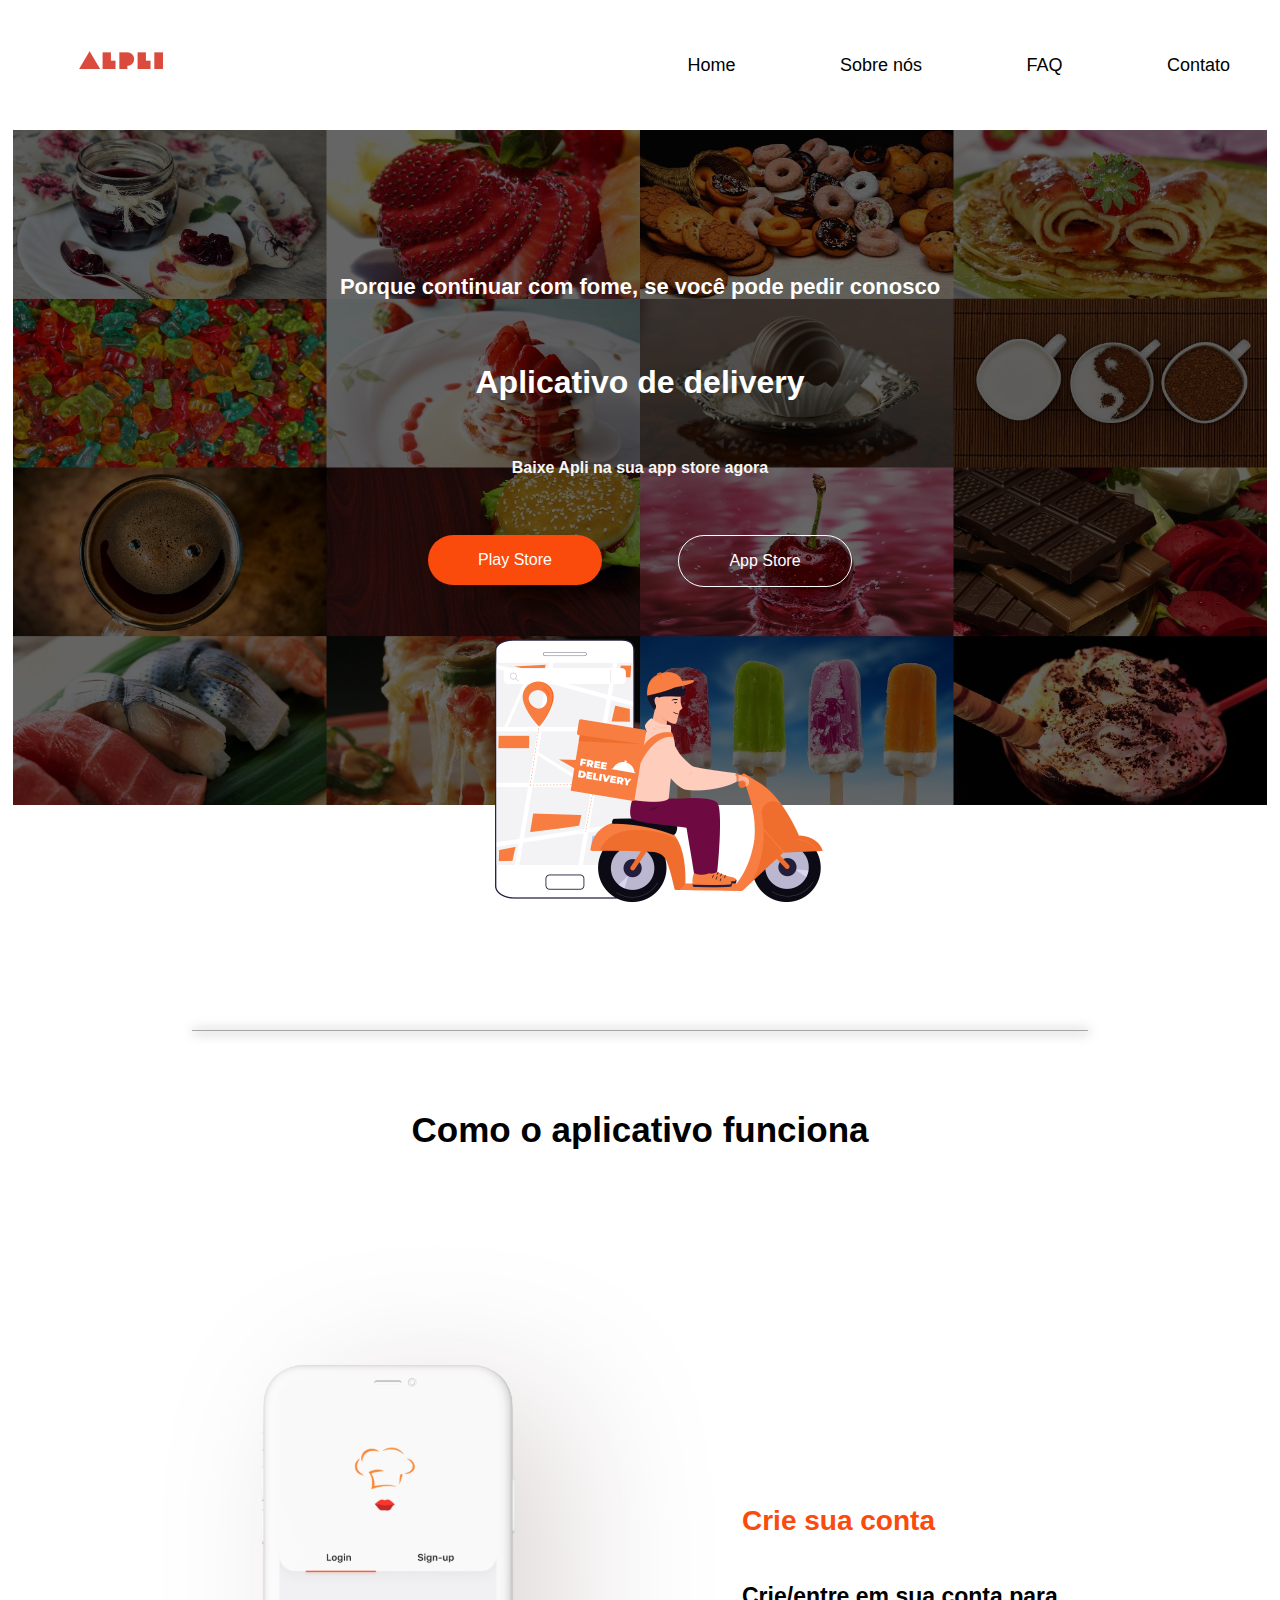
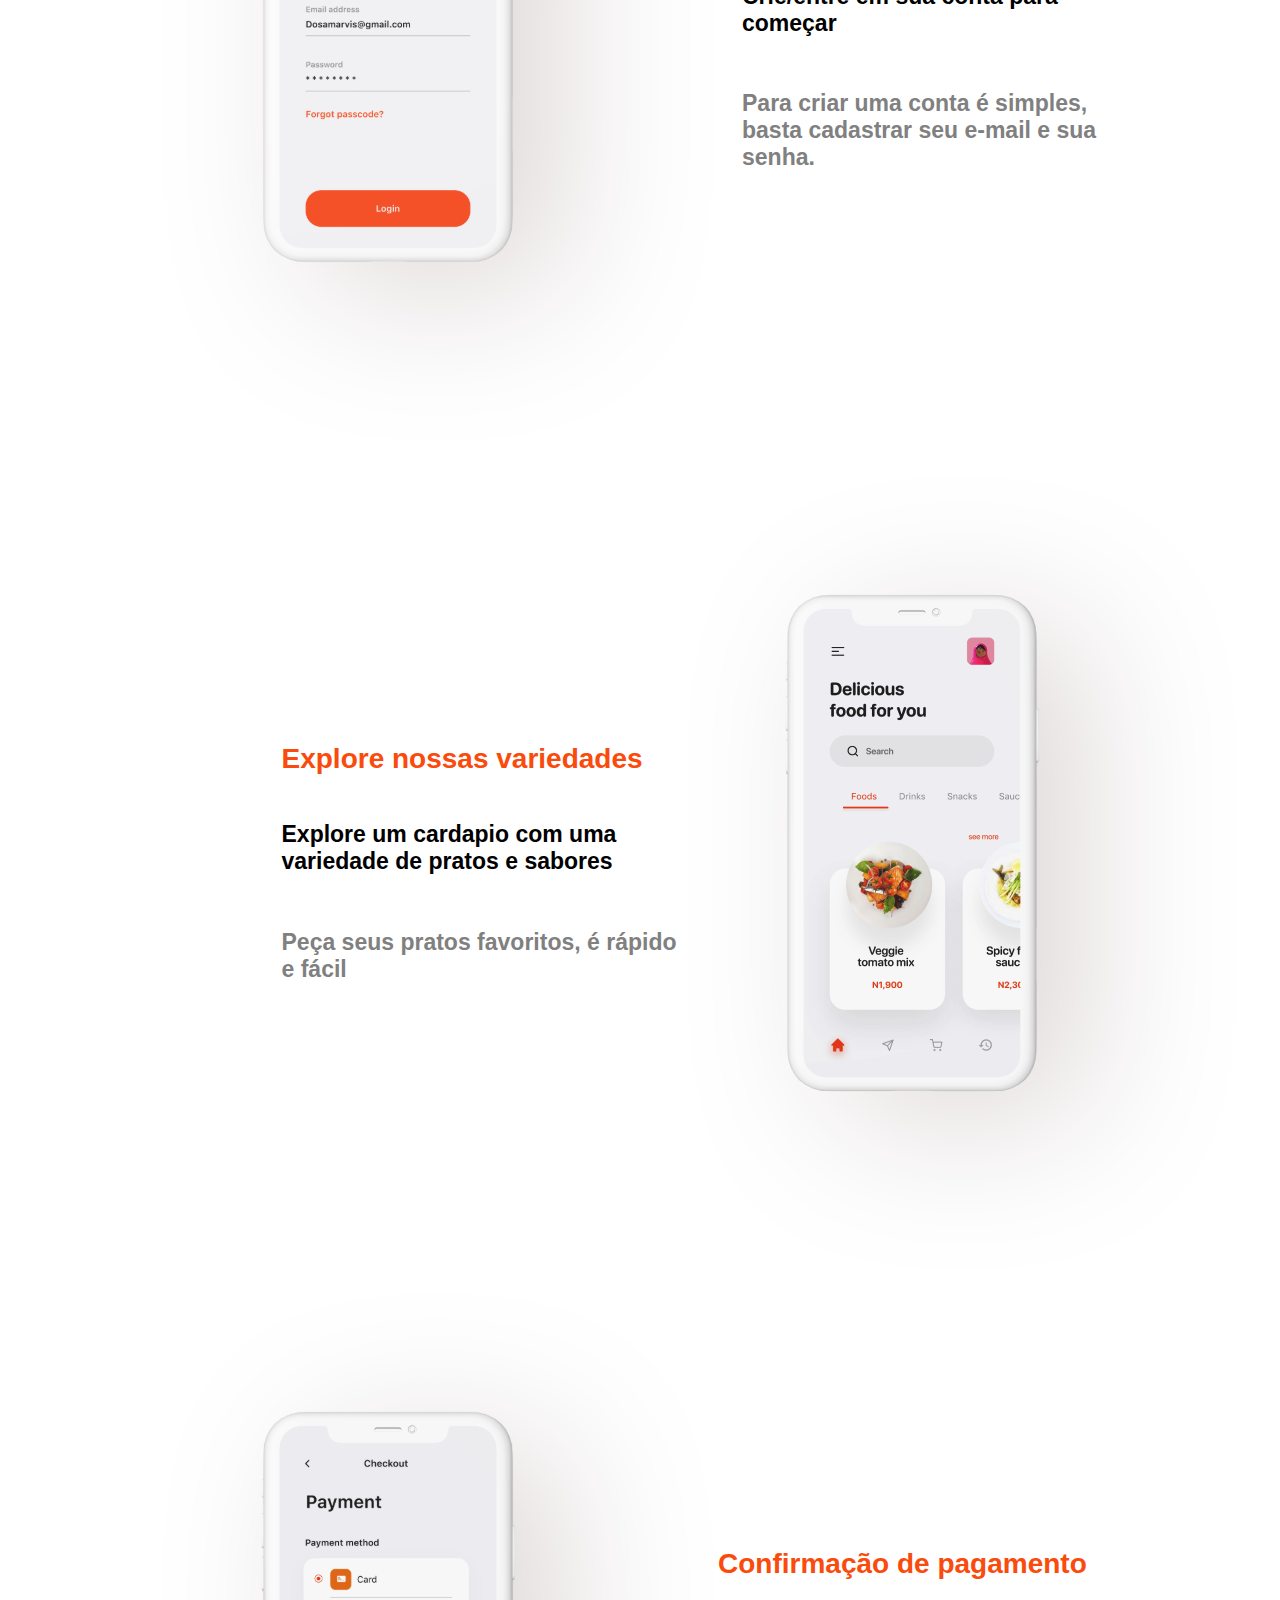
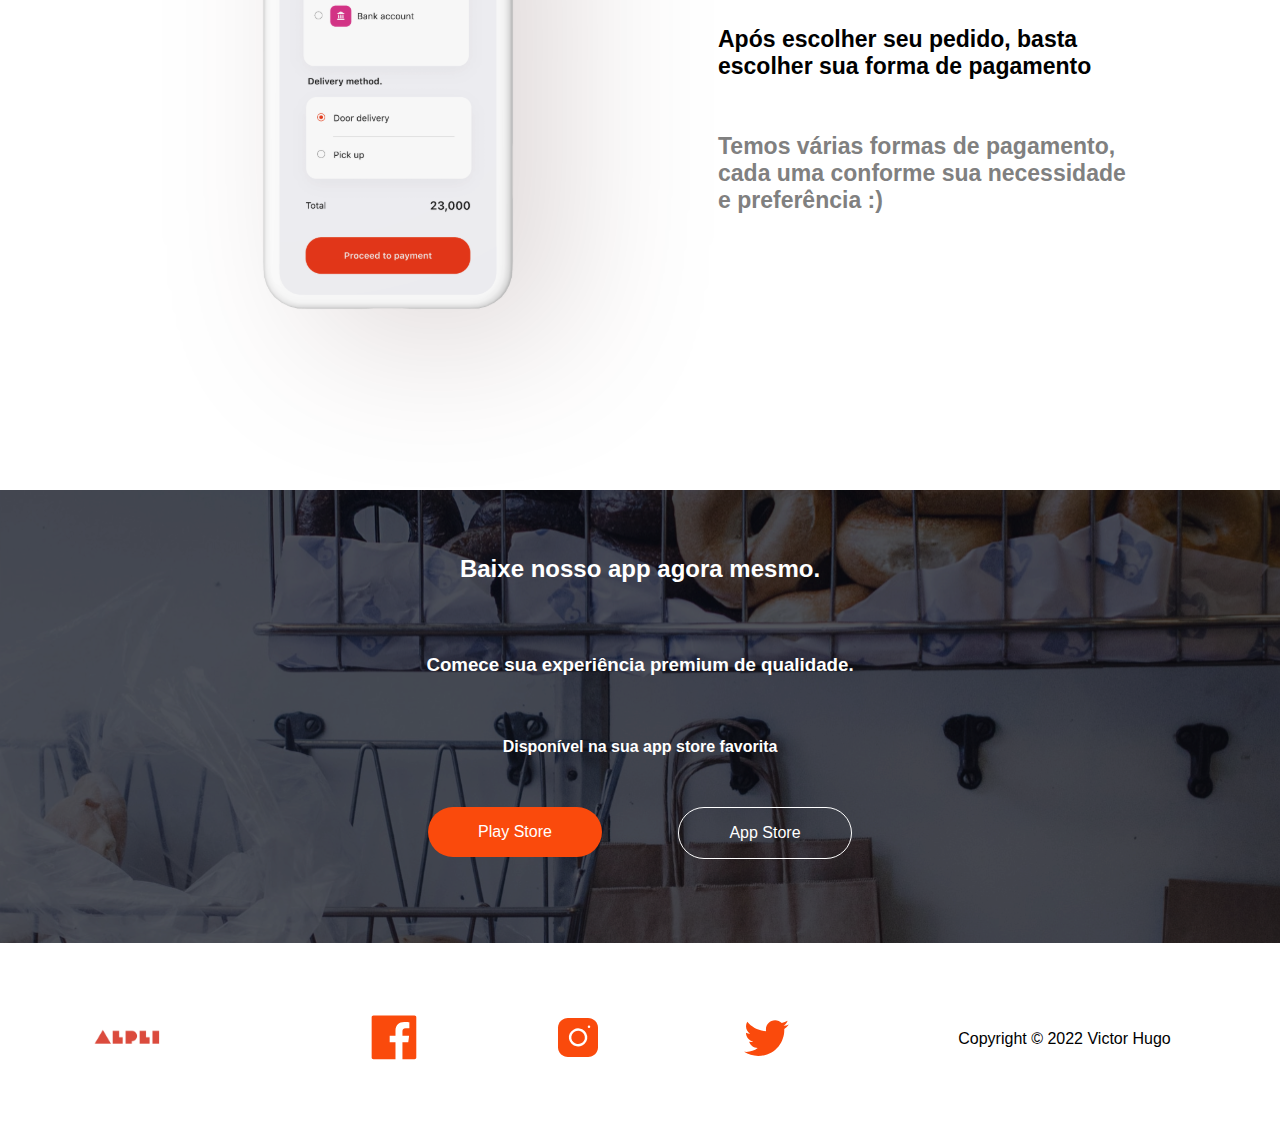
<file: index.html>
<!DOCTYPE html>
<html lang="pt-br">
    <head>
        <meta charset="UTF-8">
        <meta http-equiv="X-UA-Compatible" content="IE=edge">
        <meta name="viewport" content="width=device-width, initial-scale=1.0">
        <title>Alpli: Delivery de comida</title>
        <link rel="stylesheet" href="./style.css" >
        <meta name="description" content="Somos uma startup de delivery, com uma variedade de sabores para todos os gostos, acesse nosso site ou baixe nosso app e confira">
        <meta name="keywords" content="delivery, comida, startup, pratos, encomendar, app de delivery, pedir, restaurantes, restaurantes perto de mim, comidas boas, comida gostosa, restaurante delivery, restaurante bom, restaurante barato, restaurante confiável, restaurante de qualidade, Alpli, alpli, aplicativo, site, aplicativo de delivery">
        <meta name="author" content="Victor Hugo">
        <link rel="icon" type="image/png" sizes="32x32" href="/imgs/favicon-32x32.png">
        <link rel="icon" type="image/png" sizes="16x16" href="imgs/favicon-16x16.png">  
    </head>

    <body>
        <div id="nav_bar">
            <a href="./index.html"><img src="./imgs/logo.png" alt="Logo da página"></a>
            <ul>
                <li><a href="./index.html">Home</a></li>
                <li><a href="./sobre.html">Sobre nós</a></li>
                <li><a href="./faq.html">FAQ</a></li>
                <li><a href="./contatos.html">Contato</a></li>
            </ul>
        </div>
        <div id="main">
            <div class="wrapper">
                <div class="img_background">
                    <img src="./imgs/background.jpg" alt="Imagem de fundo com diversos pratos" id="background">
                    <h1>Aplicativo de delivery</h1>
                    <h3>Porque continuar com fome, se você pode pedir conosco</h3>
                    <h4>Baixe Apli na sua app store agora</h4>

                    <div class="playstore">
                        <p><a href="https://play.google.com/store?hl=pt_BR&gl=US">Play Store</a></p>
                    </div>

                    <div class="appstore">
                        <p><a href="https://www.apple.com/br/app-store/">App Store</a></p>
                    </div>

                    <div class="delivery">
                        <img src="./imgs/delivery.png" alt="Imagem de um cartoon em uma moto realizando uma entrega">
                    </div>
                </div>
            </div>

            <div class="main_content">
                <div class="border_top"></div>
                <div class="how_it_works">
                    <h2 class="title">Como o aplicativo funciona</h2>
                </div>

                <div class="all_cells">
                    <div class="cell_1">
                        <img src="./imgs/cell_1.svg" alt="Imagem genérica de um formulário de cadastro">
                        <div class="cell_text">
                            <h2>Crie sua conta</h2>
                            <h3>Crie/entre em sua conta para começar</h3>
                            <h4>Para criar uma conta é simples, basta cadastrar seu e-mail
                                e sua senha.
                            </h4>
                        </div>
                    </div>

                    <div class="cell_2">
                        <img src="./imgs/cell_2.svg" alt="Imagem genérica de pratos disponíveis">
                        <div class="cell_text_2">
                            <h2>Explore nossas variedades</h2>
                            <h3>Explore um cardapio com uma variedade de pratos e sabores</h3>
                            <h4>Peça seus pratos favoritos, é rápido e fácil
                            </h4>
                        </div>
                    </div>

                    <div class="cell_3">
                        <img src="./imgs/cell_3.svg" alt="Imagem genérica de pagamento">
                        <div class="cell_text">
                            <h2>Confirmação de pagamento</h2>
                            <h3>Após escolher seu pedido, basta escolher sua forma de pagamento</h3>
                            <h4>Temos várias formas de pagamento, cada uma conforme sua necessidade 
                                e preferência :)
                            </h4>
                        </div>
                    </div>
                </div>

                <div class="footer">
                    <div class="footer_1">
                        <img src="./imgs/background_2.svg" alt="Imagem de fundo de sacolas e alguns produtos">
                        <h2>Baixe nosso app agora mesmo.</h2>
                        <h3>Comece sua experiência premium de qualidade.</h3>
                        <h4>Disponível na sua app store favorita</h4>

                        <div class="playstore_footer">
                            <p><a href="https://play.google.com/store?hl=pt_BR&gl=US">Play Store</a></p>
                        </div>

                        <div class="appstore_footer">
                            <p><a href="https://www.apple.com/br/app-store/">App Store</a></p>
                        </div>
                    </div>

                    <div class="footer_2"> 
                        <img src="./imgs/logo.png" alt="Logo do site" onclick="to_top()">

                        <ul class="social_list">
                            <div class="img_list">
                                <li><a href="http://www.facebook.com"><img src="./imgs/facebook.svg" alt="Logo do facebook"></a></li>
                                <li><a href="http://www.instagram.com"><img src="./imgs/instagram.svg" alt="Logo do instagram"></a></li>
                                <li><a href="http://www.twitter.com"><img src="./imgs/twitter.svg" alt="Logo do twitter"></a></li>
                            </div>
                        </ul>
                        <a class="copyright">Copyright © 2022 Victor Hugo</a>
                    </div>

                </div>

            </div>
        </div>
        <script src="./script.js"></script>
    </body>
</html>
</file>
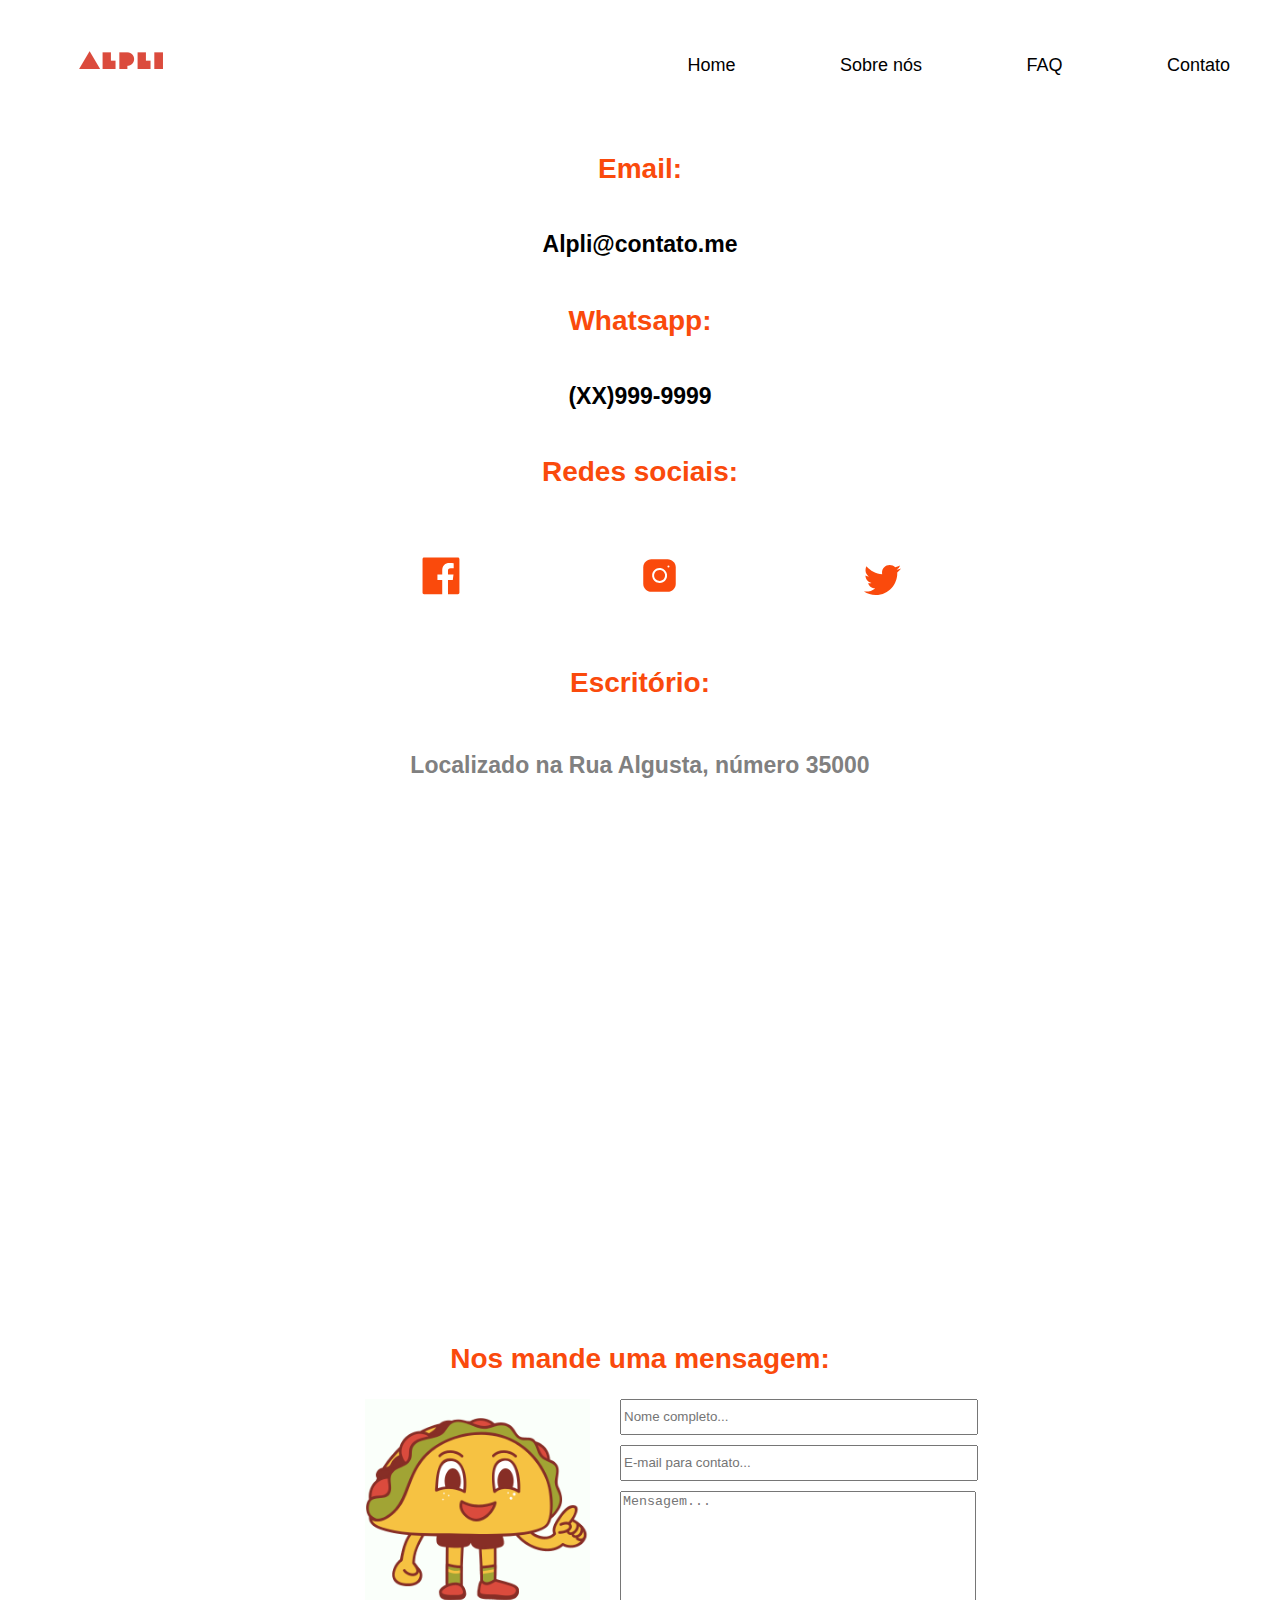
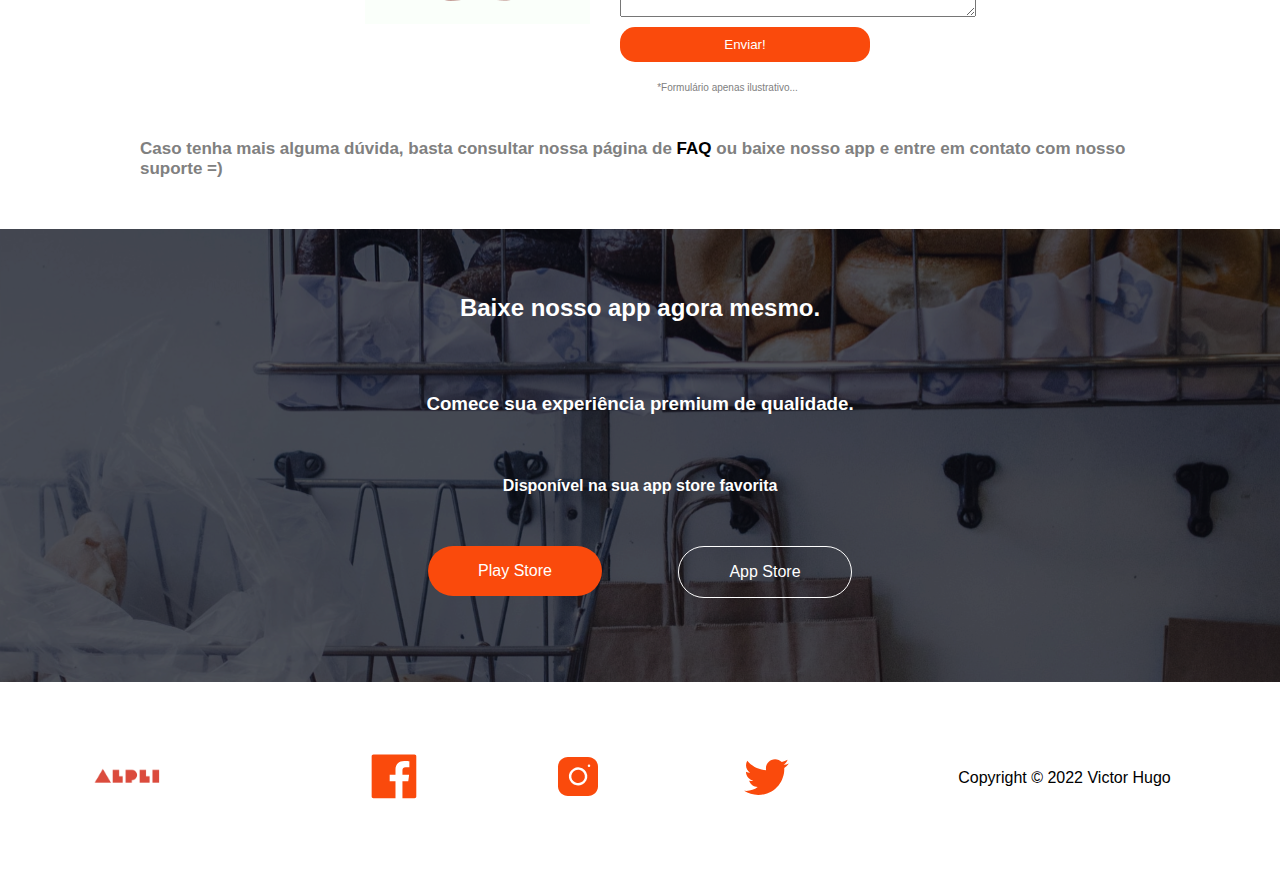
<file: contatos.html>
<!DOCTYPE html>
<html lang="pt-br">
    <head>
        <meta charset="UTF-8">
        <meta http-equiv="X-UA-Compatible" content="IE=edge">
        <meta name="viewport" content="width=device-width, initial-scale=1.0">
        <title>Alpli Delivery: Formas de contato</title>
        <link rel="stylesheet" href="./style.css">
        <link rel="icon" type="image/png" sizes="32x32" href="/imgs/favicon-32x32.png">
        <link rel="icon" type="image/png" sizes="16x16" href="imgs/favicon-16x16.png">  
        <meta name="author" content="Victor Hugo">
        <meta name="description" content="Confira agora as formas de contato que você pode utilizar para falar conosco, tudo isso e muito mais!">
        <meta name="keywords" content="ajuda, contato, celular, e-mail, email, local, endereço, rua, cidade, whatsapp, redes sociais, facebook, instagram, twitter, delivery, Alpli, restaurante, restaurante delivery, aplli">
    </head>
    <body>
        <div id="nav_bar">
            <a href="./index.html"><img src="./imgs/logo.png" alt="Logo da página"></a>
            <ul>
                <li><a href="./index.html">Home</a></li>
                <li><a href="./sobre.html">Sobre nós</a></li>
                <li><a href="./faq.html">FAQ</a></li>
                <li><a href="./contatos.html">Contato</a></li>
            </ul>
        </div>

        <div class="main">  
            <div class="main_content">
                <div class="all_cells">
                    <div class="contacts">
                        <h2>Email: <h3>Alpli@contato.me</h3> </h2>
                        <h2>Whatsapp: <h3>(XX)999-9999</h3> </h2>
                        <h2>Redes sociais:</h2>
                        <ul class="social_list">
                            <div class="social_medias">
                                <li><a href="http://www.facebook.com"><img src="./imgs/facebook.svg" alt="Logo do facebook"></a></li>
                                <li><a href="http://www.instagram.com"><img src="./imgs/instagram.svg" alt="Logo do instagram"></a></li>
                                <li><a href="http://www.twitter.com"><img src="./imgs/twitter.svg" alt="Logo do twitter"></a></li>
                            </div>
                        </ul>

                        <h2>Escritório:</h2>
                        <h4>Localizado na Rua Algusta, número 35000</h4>
                        <iframe src="https://www.google.com/maps/embed?pb=!1m18!1m12!1m3!1d3657.31985525874!2d-46.66115638445378!3d-23.5569531673159!2m3!1f0!2f0!3f0!3m2!1i1024!2i768!4f13.1!3m3!1m2!1s0x94ce59ccf12e5007%3A0x394b02124900517c!2sR.%20Augusta%2C%20S%C3%A3o%20Paulo%20-%20SP!5e0!3m2!1spt-BR!2sbr!4v1649872056671!5m2!1spt-BR!2sbr" width="600" height="450" style="border:0;" allowfullscreen="" loading="lazy" referrerpolicy="no-referrer-when-downgrade"></iframe>
                        
                        <h2>Nos mande uma mensagem: </h2>
                        <div class="forms">
                            <div class="mascote">
                                <img src="./imgs/mascote.png" alt="Taco cartoon">
                            </div>
                            
                            <form class="form_msg">
                                <div class="contact">   
                                    <div class="name">
                                        <input id="nome" type="text" placeholder="Nome completo..." required/>
                                    </div>
                                    <div class="e-mail">
                                        <input id="e-mail" type="text" placeholder="E-mail para contato..." required/>
                                    </div>
                                </div>
                                <textarea cols="30" rows="5" id="mensagem" placeholder="Mensagem..." required></textarea>
                                
                                <div class="send">
                                    <button type="button" onclick="send_msg()">Enviar!</button>
                                    <p>*Formulário apenas ilustrativo...</p>
                                </div>
                            </form>
                        </div>
                    </div>

                    <div class="extra">
                        <h4>Caso tenha mais alguma dúvida, basta consultar nossa página de <a href="/faq.html">FAQ</a> ou baixe nosso app
                            e entre em contato com nosso suporte =)
                        </h4>
                    </div>
                </div>

                <div class="footer">
                    <div class="footer_1">
                        <img src="./imgs/background_2.svg" alt="Imagem de fundo de sacolas e alguns produtos">
                        <h2>Baixe nosso app agora mesmo.</h2>
                        <h3>Comece sua experiência premium de qualidade.</h3>
                        <h4>Disponível na sua app store favorita</h4>

                        <div class="playstore_footer">
                            <p><a href="https://play.google.com/store?hl=pt_BR&gl=US">Play Store</a></p>
                        </div>

                        <div class="appstore_footer">
                            <p><a href="https://www.apple.com/br/app-store/">App Store</a></p>
                        </div>
                    </div>

                    <div class="footer_2"> 
                        <img src="./imgs/logo.png" alt="Logo do site" onclick="to_top()">

                        <ul class="social_list">
                            <div class="img_list">
                                <li><a href="http://www.facebook.com"><img src="./imgs/facebook.svg" alt="Logo do facebook"></a></li>
                                <li><a href="http://www.instagram.com"><img src="./imgs/instagram.svg" alt="Logo do instagram"></a></li>
                                <li><a href="http://www.twitter.com"><img src="./imgs/twitter.svg" alt="Logo do twitter"></a></li>
                            </div>
                        </ul>
                        <a class="copyright">Copyright © 2022 Victor Hugo</a>
                    </div>

                </div>

            </div>
        </div>
        <script src="./script.js"></script>
    </body>
</html>
</file>
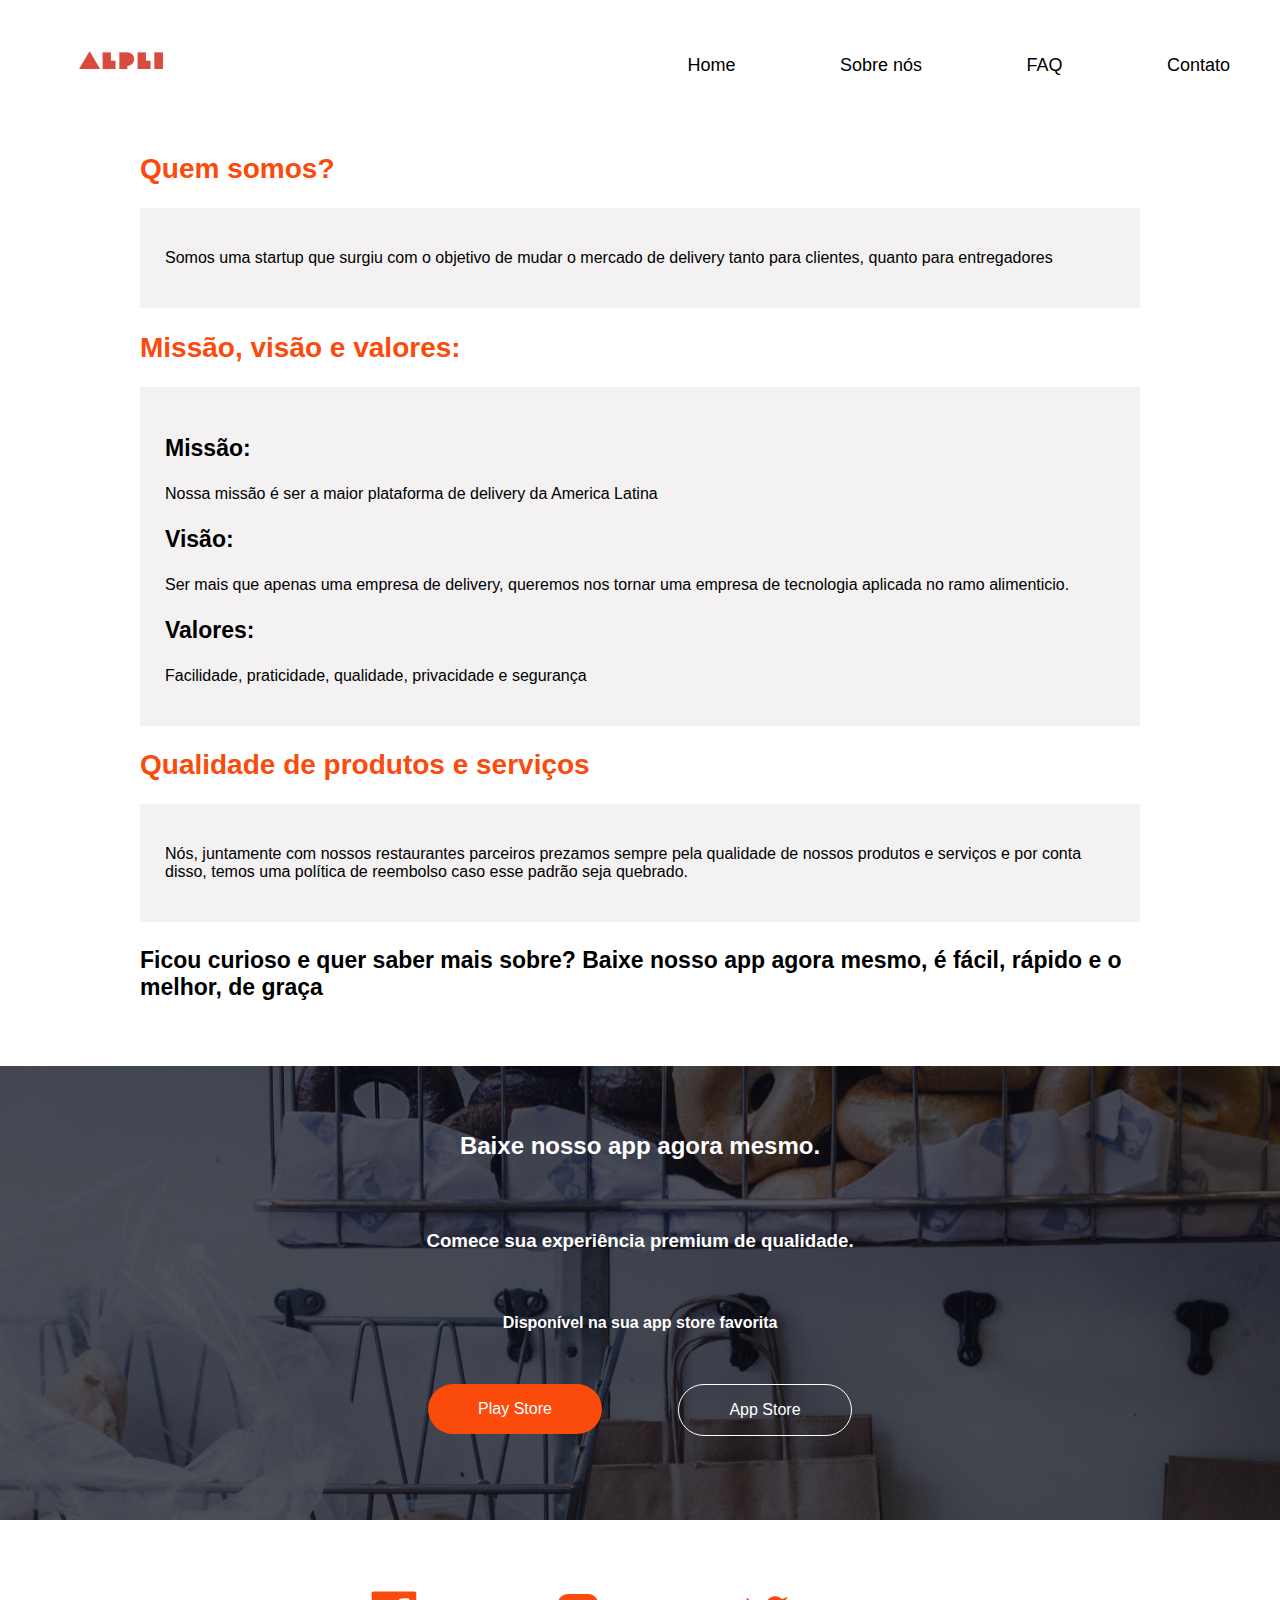
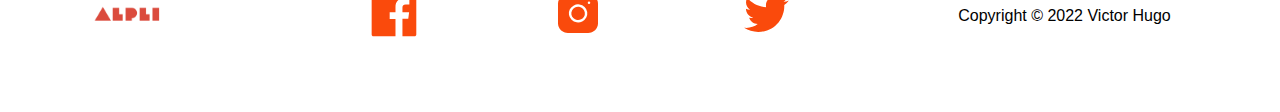
<file: faq.html>
<!DOCTYPE html>
<html lang="pt-br">
    <head>
        <meta charset="UTF-8">
        <meta http-equiv="X-UA-Compatible" content="IE=edge">
        <meta name="viewport" content="width=device-width, initial-scale=1.0">
        <title>Alpli Delivery: Perguntas frequentes</title>
        <link rel="stylesheet" href="./style.css">
        <meta name="author" content="Victor Hugo">
        <link rel="icon" type="image/png" sizes="32x32" href="/imgs/favicon-32x32.png">
        <link rel="icon" type="image/png" sizes="16x16" href="imgs/favicon-16x16.png">  
        <meta name="description" content="Confira agora, algumas das maiores dúvidas que as pessoas tem referentes ao nossos serviços">
        <meta name="keywords" content="dúvidas, dúvida, faq, ajuda, restaurante dúvida, tirar dúvira, questões, help, missão, contato, startup, Alpli, aplli, aplicativo, site, aplicativo de delivery">
    </head>
    
    <body>
        <div id="nav_bar">
            <a href="./index.html"><img src="./imgs/logo.png" alt="Logo da página"></a>
            <ul>
                <li><a href="./index.html">Home</a></li>
                <li><a href="./sobre.html">Sobre nós</a></li>
                <li><a href="./faq.html">FAQ</a></li>
                <li><a href="./contatos.html">Contato</a></li>
            </ul>
        </div>

        <div class="main_content">
            <div class="all_cells">

                <div class="cell_text">
                    <h2>Quem somos?</h2>
                        <div class="faq_text">
                            <p>Somos uma startup que surgiu com o objetivo de mudar o mercado de delivery tanto para clientes,
                                quanto para entregadores
                            </p>
                       </div>
                </div>

                <div class="cell_text">
                    <h2>Missão, visão e valores:</h2>
                        <div class="faq_text">
                            <h3>Missão:</h3>
                            <p>Nossa missão é ser a maior plataforma de delivery da America Latina</p>

                            <h3>Visão:</h3>
                            <p>Ser mais que apenas uma empresa de delivery, queremos nos tornar uma empresa de tecnologia
                                aplicada no ramo alimenticio.
                            </p>

                            <h3>Valores:</h3>
                            <p>Facilidade, praticidade, qualidade, privacidade e segurança</p>
                        </div>
                </div>
                
                <div class="cell_text">
                    <h2>Qualidade de produtos e serviços</h2>
                        <div class="faq_text">
                            <p>Nós, juntamente com nossos restaurantes parceiros prezamos sempre pela qualidade de nossos produtos e serviços
                               e por conta disso, temos uma política de reembolso caso esse padrão seja quebrado.
                            </p>
                       </div>
                </div>

                <div class="space_bottom">
                    <h3>Ficou curioso e quer saber mais sobre? Baixe nosso app agora mesmo, é fácil, rápido e o melhor, de graça</h3>
                </div>



            </div>
            <div class="footer">
                <div class="footer_1">
                    <img src="./imgs/background_2.svg" alt="Imagem de fundo de sacolas e alguns produtos">
                    <h2>Baixe nosso app agora mesmo.</h2>
                    <h3>Comece sua experiência premium de qualidade.</h3>
                    <h4>Disponível na sua app store favorita</h4>

                    <div class="playstore_footer">
                        <p><a href="https://play.google.com/store?hl=pt_BR&gl=US">Play Store</a></p>
                    </div>

                    <div class="appstore_footer">
                        <p><a href="https://www.apple.com/br/app-store/">App Store</a></p>
                    </div>
                </div>

                <div class="footer_2"> 
                    <img src="./imgs/logo.png" alt="Logo do site" onclick="to_top()">

                    <ul class="social_list">
                        <div class="img_list">
                            <li><a href="http://www.facebook.com"><img src="./imgs/facebook.svg" alt="Logo do facebook"></a></li>
                            <li><a href="http://www.instagram.com"><img src="./imgs/instagram.svg" alt="Logo do instagram"></a></li>
                            <li><a href="http://www.twitter.com"><img src="./imgs/twitter.svg" alt="Logo do twitter"></a></li>
                        </div>
                    </ul>
                    <a class="copyright">Copyright © 2022 Victor Hugo</a>
                </div>

            </div>
        </div>
        <script src="./script.js"></script>
    </body>
</html>
</file>
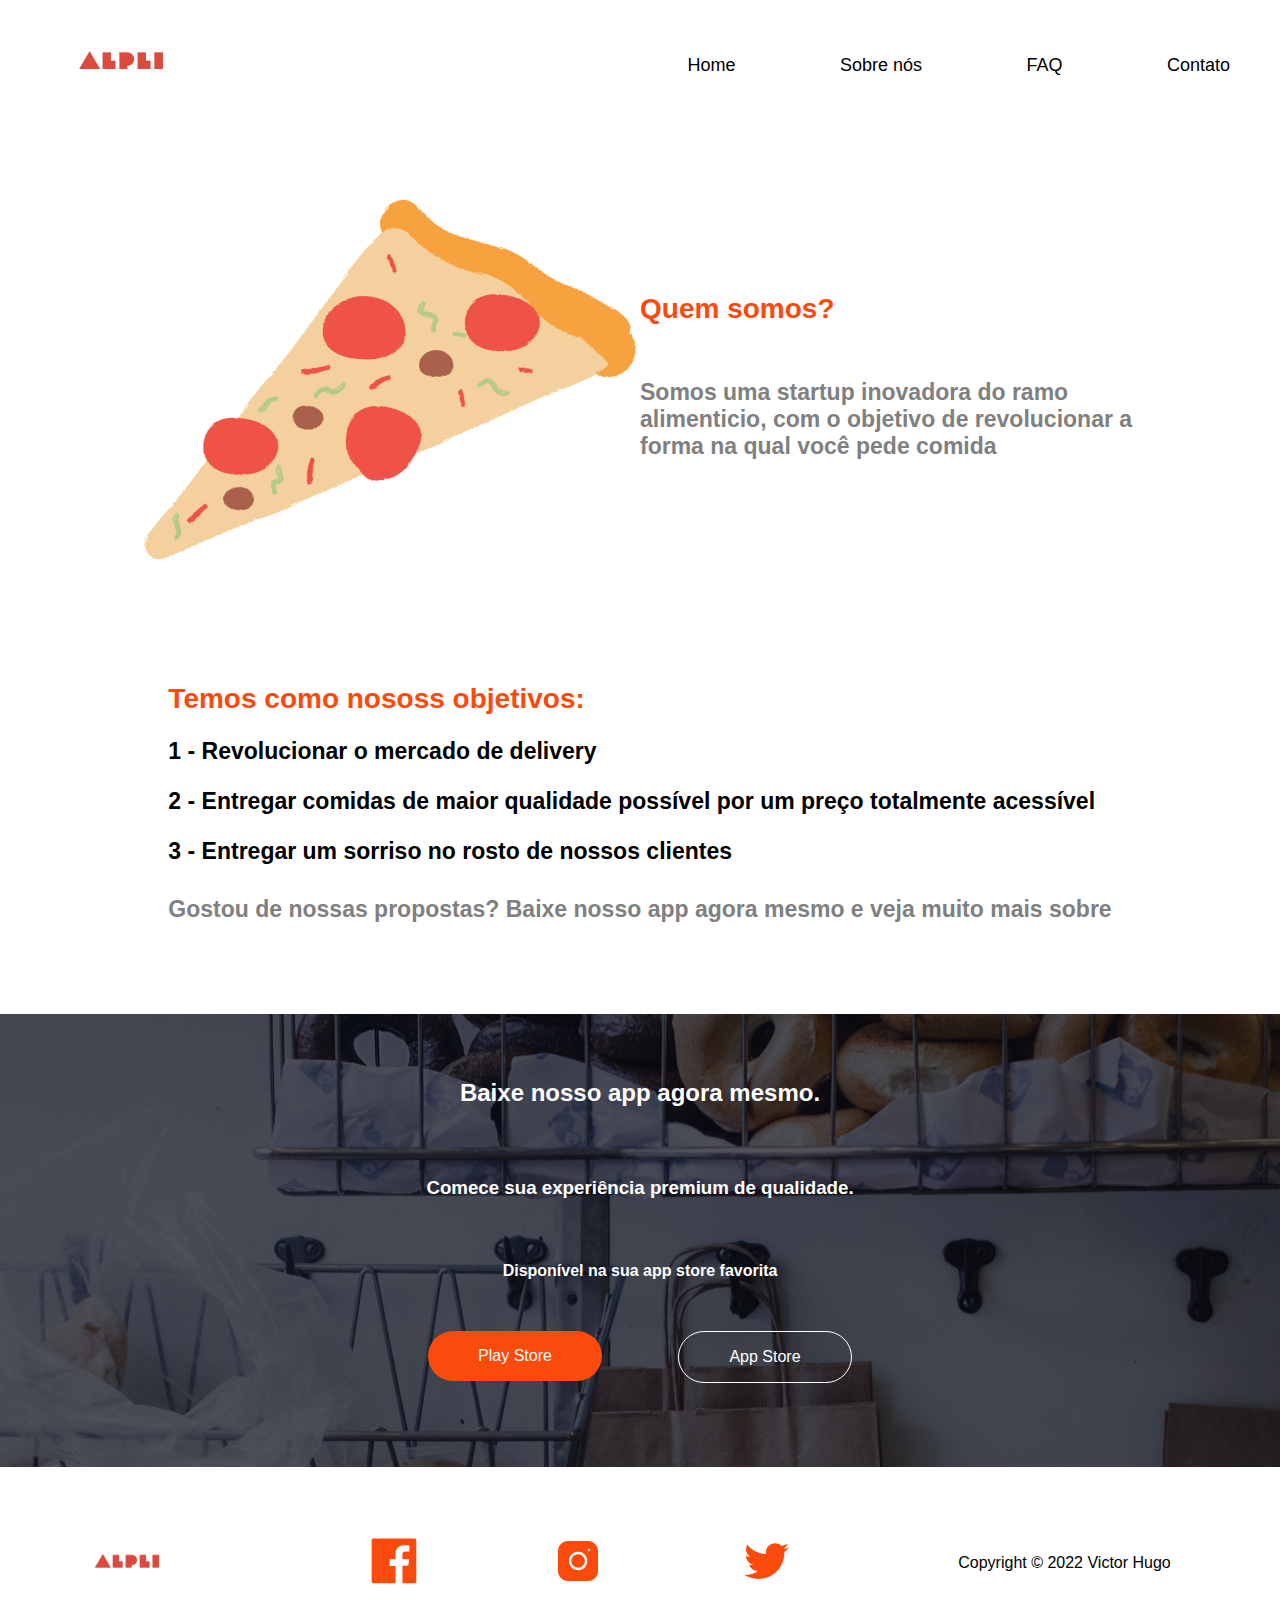
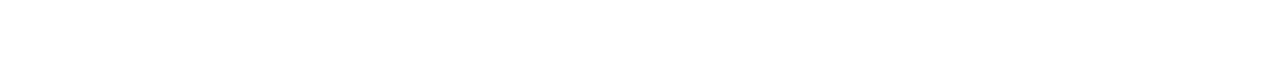
<file: sobre.html>
<!DOCTYPE html>
<html lang="pt-br">
    <head>
        <meta charset="UTF-8">
        <meta http-equiv="X-UA-Compatible" content="IE=edge">
        <meta name="viewport" content="width=device-width, initial-scale=1.0">
        <title>Alpli Delivery: Quem somos nós</title>
        <link rel="icon" type="image/png" sizes="32x32" href="/imgs/favicon-32x32.png">
        <link rel="icon" type="image/png" sizes="16x16" href="imgs/favicon-16x16.png">   
        <link rel="stylesheet" href="./style.css">
        <meta name="author" content="Victor Hugo">
        <meta name="description" content="Conheça um pouco sobre nossa história, nossos objetivos e sobre quem somos">
        <meta name="keywords" content="Alpli, alpli, aplicativo, site, aplicativo de delivery, quem somos, dúvidas, dúvida, quem é, delivery, quem é alpli, quem somos nós">
    </head>
    <body>
        <div id="nav_bar">
            <a href="./index.html"><img src="./imgs/logo.png" alt="Logo da página"></a>
            <ul>
                <li><a href="./index.html">Home</a></li>
                <li><a href="./sobre.html">Sobre nós</a></li>
                <li><a href="./faq.html">FAQ</a></li>
                <li><a href="./contatos.html">Contato</a></li>
            </ul>
        </div>

        <div class="main">
            
            <div class="main_content">
                <div class="all_cells">
                    <div class="cell_1">
                        <img src="./imgs/pizza.png" alt="Imagem genérica de um formulário de cadastro">
                        <div class="cell_text">
                            <h2>Quem somos?</h2>
                            <h4>Somos uma startup inovadora do ramo alimenticio, com o objetivo de 
                                revolucionar a forma na qual você pede comida
                            </h4>
                    
                        </div>
                    </div>
                    
                    <div class="cell_1">
                        <div class="about_us">
                            <h2>Temos como nososs objetivos:</h2>
                            <h3>1 - Revolucionar o mercado de delivery</h3>
                            <h3>2 - Entregar comidas de maior qualidade possível por um preço totalmente acessível</h3>
                            <h3>3 - Entregar um sorriso no rosto de nossos clientes</h3>
                            <h4>Gostou de nossas propostas? Baixe nosso app agora mesmo e veja muito mais sobre</h4>
                        </div>

                    </div>
                </div>
                



                <div class="footer">
                    <div class="footer_1">
                        <img src="./imgs/background_2.svg" alt="Imagem de fundo de sacolas e alguns produtos">
                        <h2>Baixe nosso app agora mesmo.</h2>
                        <h3>Comece sua experiência premium de qualidade.</h3>
                        <h4>Disponível na sua app store favorita</h4>

                        <div class="playstore_footer">
                            <p><a href="https://play.google.com/store?hl=pt_BR&gl=US">Play Store</a></p>
                        </div>

                        <div class="appstore_footer">
                            <p><a href="https://www.apple.com/br/app-store/">App Store</a></p>
                        </div>
                    </div>

                    <div class="footer_2"> 
                        <img src="./imgs/logo.png" alt="Logo do site" onclick="to_top()">

                        <ul class="social_list">
                            <div class="img_list">
                                <li><a href="http://www.facebook.com"><img src="./imgs/facebook.svg" alt="Logo do facebook"></a></li>
                                <li><a href="http://www.instagram.com"><img src="./imgs/instagram.svg" alt="Logo do instagram"></a></li>
                                <li><a href="http://www.twitter.com"><img src="./imgs/twitter.svg" alt="Logo do twitter"></a></li>
                            </div>
                        </ul>
                        <a class="copyright">Copyright © 2022 Victor Hugo</a>
                    </div>

                </div>

            </div>
            
        </div>
        <script src="./script.js"></script>
    </body>
</html>
</file>
<file: style.css>
html,body{
    padding: 0px;
    margin: 0px;
    scroll-behavior: smooth;
    font-family: sans-serif;
}

#nav_bar{
    height: 130px;
    display: flex;
    align-items: center;
}

#nav_bar img{
    width: 50%;
}

#nav_bar li{
    list-style: none;
    display: inline;
    padding: 0px 50px 50px 50px;
    font-size: 18px;
}

a{
    text-decoration: none;
    color: black;
}

#nav_bar ul{
    margin-left: auto;
}

#nav_bar a:hover{
    color:#FA4A0C;
    transition: all 0.2s ease-in-out;
}

.img_background img{
    width: 98%;
    filter: brightness(40%);
    display: inline-block;
    height: 75vh;
}

.img_background, .footer_1{
    display: flex;
    align-items: center;
    justify-content: center;
    position: relative;
    height: auto;
}

.img_background h1, .img_background h2, .img_background h3, .img_background h4, .footer_1 h2, .footer_1 h3, .footer_1 h4{
    position: absolute;
    color: white;
}

.img_background h1{
    margin-bottom: 15%;
}

.img_background h3{
    margin-bottom: 30%;
    font-size: 22px;
}

.img_background h4{
    color: #F6F6F6;
}

.playstore, .playstore_footer{
    background-color: #FA4A0C;
    color: white;
    padding-left: 50px;
    padding-right: 50px ;
    position: absolute;
    border-radius: 40px;
    top: 60%;
    margin-right: 250px;
    cursor: pointer;
}

.playstore a, .playstore_footer a, .appstore a, .appstore_footer a{
    color: white;
}

.appstore, .appstore_footer{
    border: 1px solid white;
    color: white;
    padding-left: 50px;
    padding-right: 50px;
    position: absolute;
    border-radius: 40px;
    top: 60%;
    margin-left: 250px;
    cursor: pointer;
}

.delivery{
    filter:brightness(250%);
    position: absolute;
    top: 70%;
    margin-right: -450px;
}

.delivery img{
    width: 50%;
    height: 50%;
}

.wrapper{
    height: 850px;
}

.all_cells{
    width: 1000px;
    margin-left: auto;
    margin-right: auto;
}

.how_it_works{
    display: flex;
    justify-content: center;
    padding: 50px;
}


.border_top{
    border-top: 1px solid rgb(167, 167, 167);
    margin-top: 50px;
    box-shadow: 1px 1px 12px rgb(16,16,16);
    width: 70%;
    margin-left: auto;
    margin-right: auto;
}

.cell_1 img{
    float: left;
}

.all_cells h2{
    color:#FA4A0C;
    font-size: 28px;

}

.cell_text{
    text-align: left;
    display: flex;
    flex-direction: column;
    justify-content: center;
}

.all_cells h4{
    color: gray;
    font-size: 23px;
}

.all_cells h3{
    font-size: 23px;
}

.title{
    font-size: 35px;
}


.cell_1, .cell_2, .cell_3{
    display: flex;
    align-items: center;
    justify-content: center;
    width: 100%;
}


.cell_2{
    flex-direction: row-reverse ;
}

.cell_2 img{
    margin-right: -250px;
}

.cell_text_2{
    text-align: left;
    display: flex;
    flex-direction: column;
    justify-content: center;
    height: 600px;
    width: 398px;
}

.footer_1 img{
    width: 100%;
    filter: brightness(50%);
}

.footer_1 h2{
    top: 10%;
}
.footer_1 h3{
    top: 32%;
}

.footer_1 h4{
    top: 50%;
}

.appstore_footer, .playstore_footer{
    top: 70%;
}

.footer_2 img{
    width: 15%;
    cursor: pointer;
}

.social_list li{
    list-style:none;
}

.social_list li{
    display: inline-block;
}

.social_list ul{
    display: flex;
    justify-content: center;
    align-items: center;
}

.social_list{
    display: flex;
    align-items: center;
    height: 100px;
}

.footer_2{
    display: flex;
    justify-content: center;
    align-items: center;
}

.social_list img{
    width: 25%;
}

.footer_2 a{
    margin:75px;
}

.img_list{
    display: flex;
    align-items: center;
    justify-content: center;
    margin-left: 30px;
    margin-right: 30px;
}

.about_us{
    margin-top: 30px;
    margin-bottom: 60px;
}


.social_medias li{
    margin-left: 30px;
    margin-right: 30px;
}

.social_medias img{
    padding: 60px;
}

.contacts{
    display: flex;
    flex-direction: column;
    align-items: center;
}

.contacts iframe{
    margin: 30px;
}


.form_msg input, .form_msg button, .form_msg textarea{
    width: 350px;
    margin-bottom: 10px;
    margin-left: 30px;

}

.form_msg input{
    height: 30px;
}

.form_msg textarea{
    height: 120px;
}

.mascote img{
    width: 50%;
    float: left;
    margin-left: -50px;
}

.form_msg{
    display: flex;
    flex-direction: column;
    margin-bottom: 60px;
}

.send{
    width: 100%;
    align-items: center;
    justify-content: center;
    height: 30px;
}

.send button{
    width: 250px;
    color: white;
    background-color: #FA4A0C;
    border: none;
    height: 35px;
    border-radius: 15px;
}

.forms h2{
    margin-left: auto;
    margin-right: auto;
}

.send p{
    font-size: 10px;
    color: gray;
    text-align: center;
}

.extra h4{
    font-size: 17px;
}

.extra{
    margin-bottom: 50px;
}

.faq_text{
    background-color: rgb(243, 241, 241);
    padding: 25px;
}

.space_bottom{
    margin-top: 25px;
    margin-bottom: 65px;
}

.send button:hover{
    cursor: pointer;
    filter: brightness(75%);
    font-size: 16px;
    transition: all 0.1s ease-in-out;
}



@media(max-width: 980px){
    #nav_bar img{
        display: none;
    }
    .cell_text{
        overflow: hidden;
    }
    #nav_bar li{
        font-size: 15px;
        padding: 5px;
    }
    .all_cells img{
        display: none;
    }
    .all_cells h2, .img_background h1{
        font-size: 20px;
    } .all_cells h3, .img_background h3{
        font-size: 17px;

    } .all_cells h4, .img_background h4{
        font-size: 15px;
    }
    .all_cells{
        width: 100%;
        margin-left: 6px;
    }
    .delivery{
        display: none;
    }
    .appstore, .playstore{
        padding: 2px;
        margin-top: 50px;
    }
    .footer_1{
        display: none;
    }
    .social_list{
        display: none;
    }
    .footer_2 img{
        width: 50%;
    }
    .title{
        align-items: center;
        justify-content: center;
    }
    .how_it_works{
        padding: 0px;
    }
    .main_content{
        margin-left: 6px;
    }
    .title{
        margin-left: 20px;
    }
    .img_background h1{
        margin-bottom: 75%;
    }
    .img_background h3{
        margin-left: 10px;
    }
    .img_background h4{
        margin-top: 25%;
    }
    .form iframe{
        width: 100%;
    }
    .contacts iframe{
        width: 100%;
        margin: 0px;
    }
    .main_content{
        margin-left: 0px;
    }
    .form_msg input, .form_msg textarea{
        width: 85%;
    }

}
</file>
